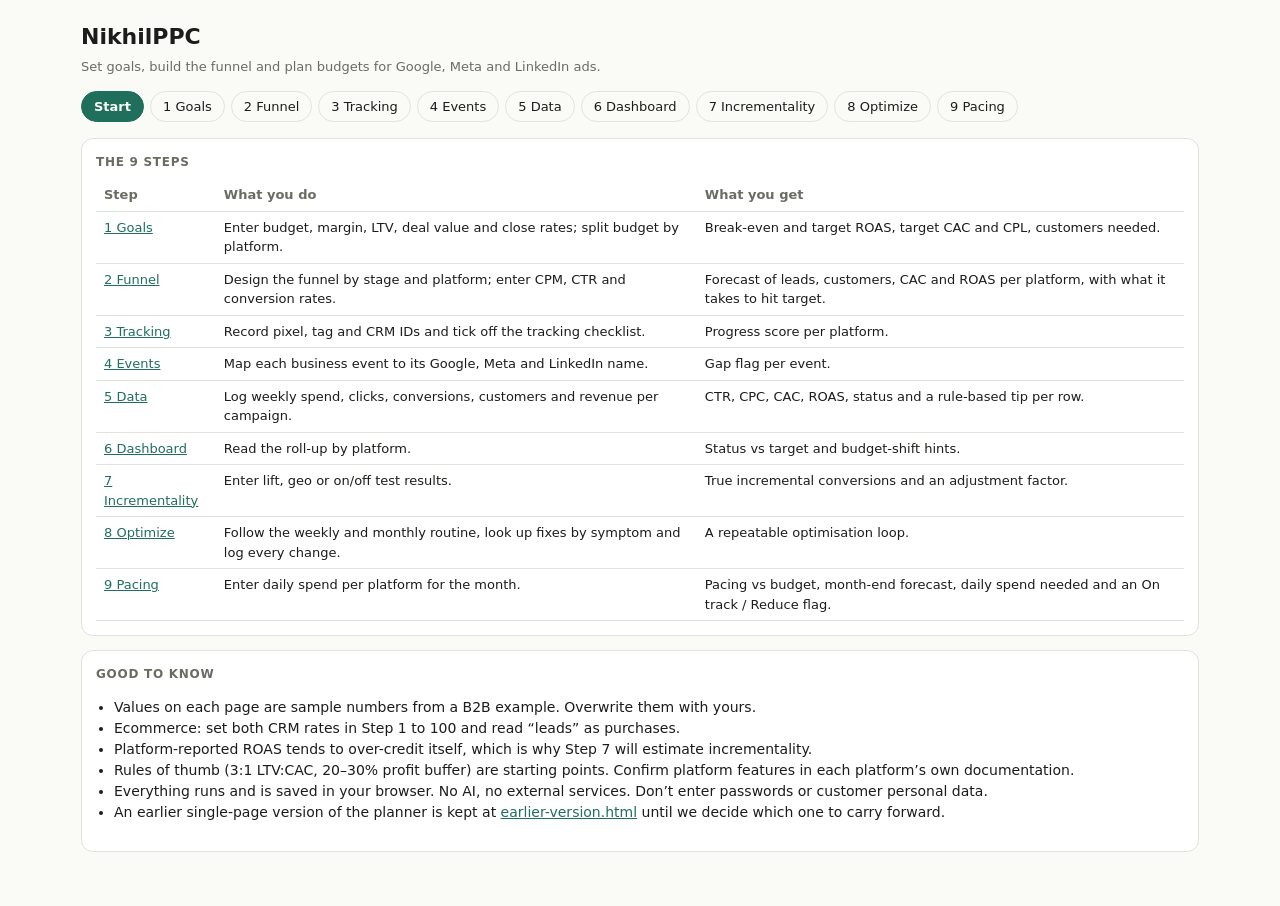
<file: index.html>
<!doctype html>
<html lang="en"><head><meta charset="utf-8"><meta name="viewport" content="width=device-width, initial-scale=1, viewport-fit=cover">
<title>NikhilPPC | Performance marketing planner</title>
<meta name="description" content="Set goals, build the funnel and plan budgets for Google, Meta and LinkedIn ads. Rule-based, runs in your browser.">
<link rel="icon" href="data:image/svg+xml,<svg xmlns=%22http://www.w3.org/2000/svg%22 viewBox=%220 0 100 100%22><text y=%22.9em%22 font-size=%2290%22>🎯</text></svg>">
<link rel="stylesheet" href="css/style.css"></head><body><div class="w"><div id="top"></div>
<div class="card" style="margin-top:16px"><h3>The 9 steps</h3><div class="sc"><table class="t l"><tr><th>Step</th><th>What you do</th><th>What you get</th></tr>
<tr><td><a href="goals.html" style="color:var(--acc)">1 Goals</a></td><td>Enter budget, margin, LTV, deal value and close rates; split budget by platform.</td><td>Break-even and target ROAS, target CAC and CPL, customers needed.</td></tr>
<tr><td><a href="funnel.html" style="color:var(--acc)">2 Funnel</a></td><td>Design the funnel by stage and platform; enter CPM, CTR and conversion rates.</td><td>Forecast of leads, customers, CAC and ROAS per platform, with what it takes to hit target.</td></tr>
<tr><td><a href="tracking.html" style="color:var(--acc)">3 Tracking</a></td><td>Record pixel, tag and CRM IDs and tick off the tracking checklist.</td><td>Progress score per platform.</td></tr>
<tr><td><a href="events.html" style="color:var(--acc)">4 Events</a></td><td>Map each business event to its Google, Meta and LinkedIn name.</td><td>Gap flag per event.</td></tr>
<tr><td><a href="campaign.html" style="color:var(--acc)">5 Data</a></td><td>Log weekly spend, clicks, conversions, customers and revenue per campaign.</td><td>CTR, CPC, CAC, ROAS, status and a rule-based tip per row.</td></tr>
<tr><td><a href="dashboard.html" style="color:var(--acc)">6 Dashboard</a></td><td>Read the roll-up by platform.</td><td>Status vs target and budget-shift hints.</td></tr>
<tr><td><a href="incrementality.html" style="color:var(--acc)">7 Incrementality</a></td><td>Enter lift, geo or on/off test results.</td><td>True incremental conversions and an adjustment factor.</td></tr>
<tr><td><a href="optimize.html" style="color:var(--acc)">8 Optimize</a></td><td>Follow the weekly and monthly routine, look up fixes by symptom and log every change.</td><td>A repeatable optimisation loop.</td></tr>
<tr><td><a href="pacing.html" style="color:var(--acc)">9 Pacing</a></td><td>Enter daily spend per platform for the month.</td><td>Pacing vs budget, month-end forecast, daily spend needed and an On track / Reduce flag.</td></tr></table></div></div>
<div class="card"><h3>Good to know</h3><ul style="font-size:14px;color:var(--fg);padding-left:18px;list-style:disc">
<li>Values on each page are sample numbers from a B2B example. Overwrite them with yours.</li>
<li>Ecommerce: set both CRM rates in Step 1 to 100 and read “leads” as purchases.</li>
<li>Platform-reported ROAS tends to over-credit itself, which is why Step 7 will estimate incrementality.</li>
<li>Rules of thumb (3:1 LTV:CAC, 20–30% profit buffer) are starting points. Confirm platform features in each platform’s own documentation.</li>
<li>Everything runs and is saved in your browser. No AI, no external services. Don’t enter passwords or customer personal data.</li>
<li>An earlier single-page version of the planner is kept at <a href="earlier-version.html" style="color:var(--acc)">earlier-version.html</a> until we decide which one to carry forward.</li></ul></div></div>
<script src="js/ui.js"></script><script>chrome('index.html','Set goals, build the funnel and plan budgets for Google, Meta and LinkedIn ads.')</script></body></html>
</file>
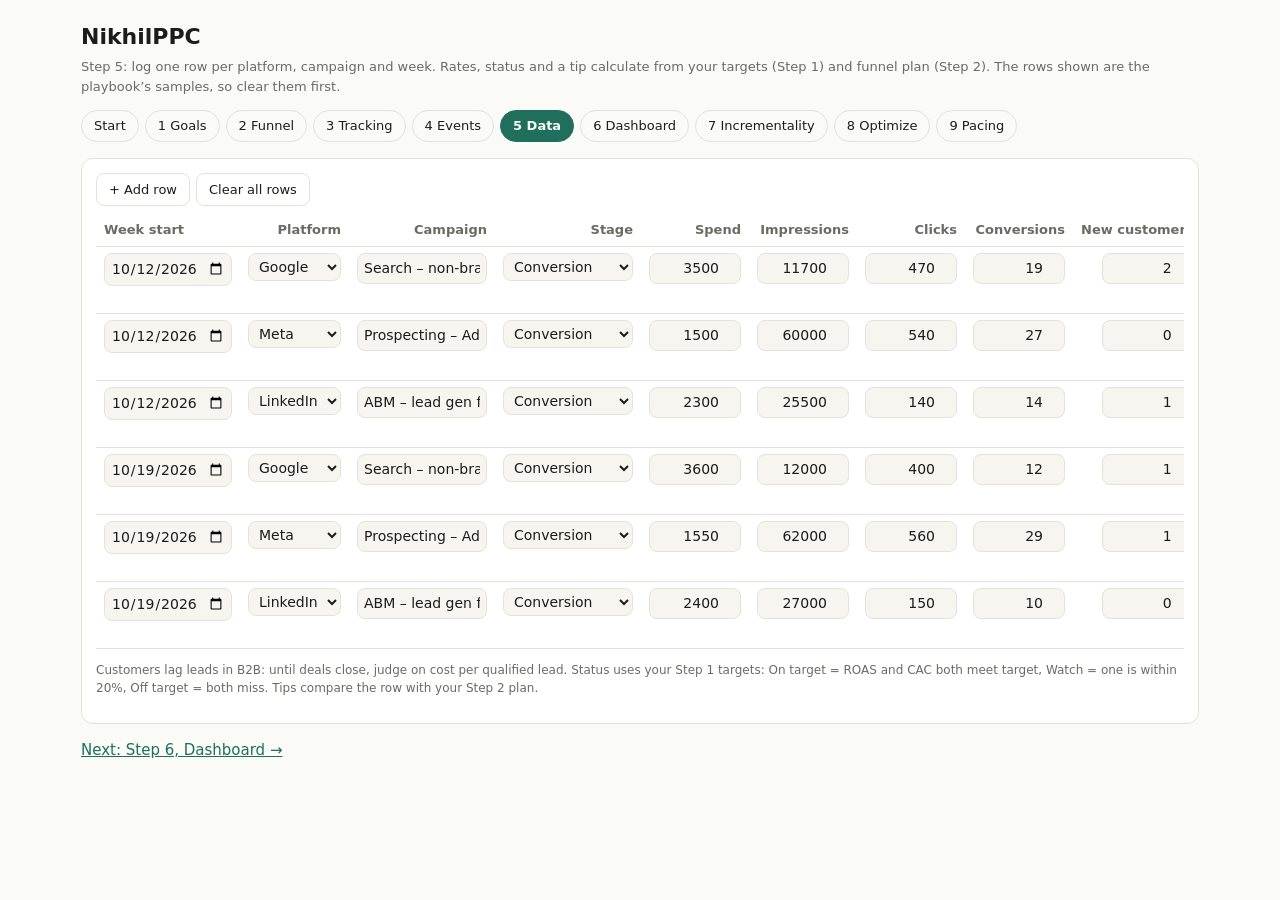
<file: campaign.html>
<!doctype html>
<html lang="en"><head><meta charset="utf-8"><meta name="viewport" content="width=device-width, initial-scale=1, viewport-fit=cover">
<title>NikhilPPC | Step 5: Campaign data</title><link rel="icon" href="data:image/svg+xml,<svg xmlns=%22http://www.w3.org/2000/svg%22 viewBox=%220 0 100 100%22><text y=%22.9em%22 font-size=%2290%22>🎯</text></svg>">
<link rel="stylesheet" href="css/style.css"></head><body><div class="w"><div id="top"></div><main id="main" style="margin-top:16px"></main></div>
<script src="js/calc.js"></script><script src="js/ui.js"></script><script src="js/campaign-data.js"></script><script src="js/campaign.js"></script></body></html>
</file>
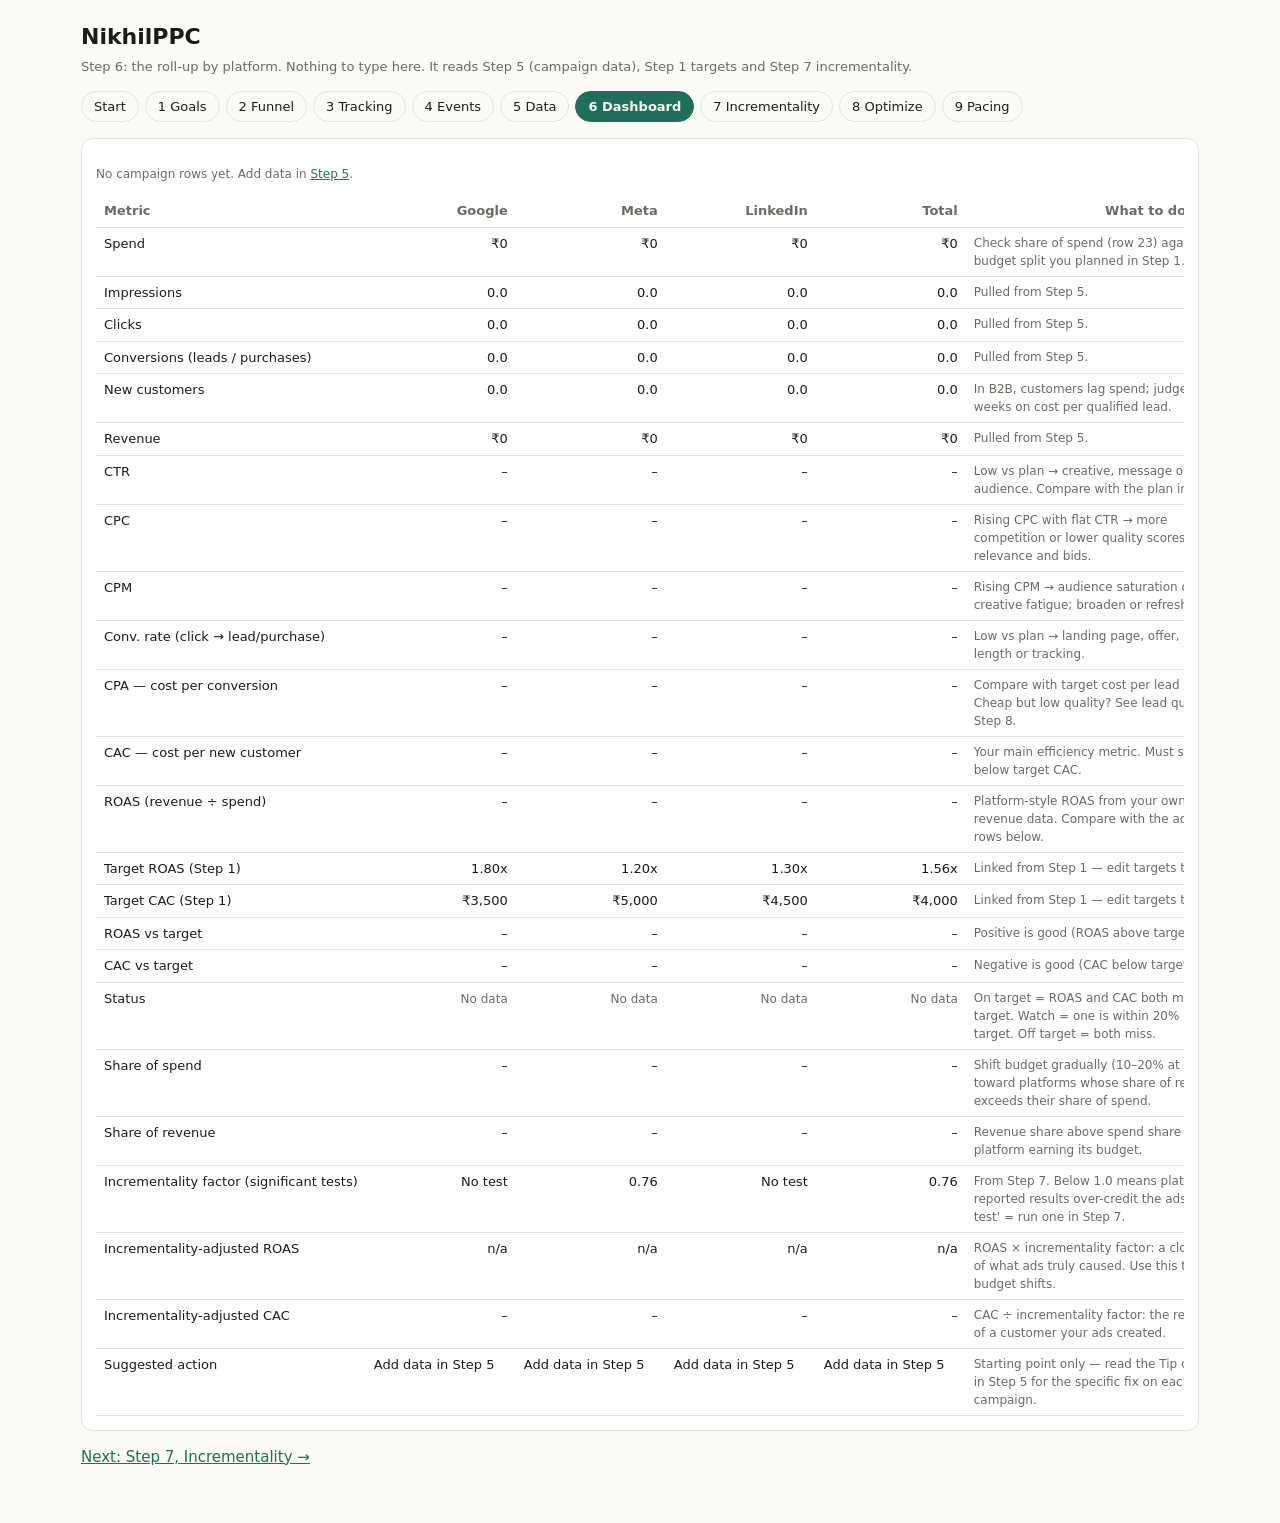
<file: dashboard.html>
<!doctype html>
<html lang="en"><head><meta charset="utf-8"><meta name="viewport" content="width=device-width, initial-scale=1, viewport-fit=cover">
<title>NikhilPPC | Step 6: Dashboard</title><link rel="icon" href="data:image/svg+xml,<svg xmlns=%22http://www.w3.org/2000/svg%22 viewBox=%220 0 100 100%22><text y=%22.9em%22 font-size=%2290%22>🎯</text></svg>">
<link rel="stylesheet" href="css/style.css"></head><body><div class="w"><div id="top"></div><main id="main" style="margin-top:16px"></main></div>
<script src="js/calc.js"></script><script src="js/ui.js"></script><script src="js/dashboard-data.js"></script><script src="js/incr-data.js"></script><script src="js/dashboard.js"></script></body></html>
</file>
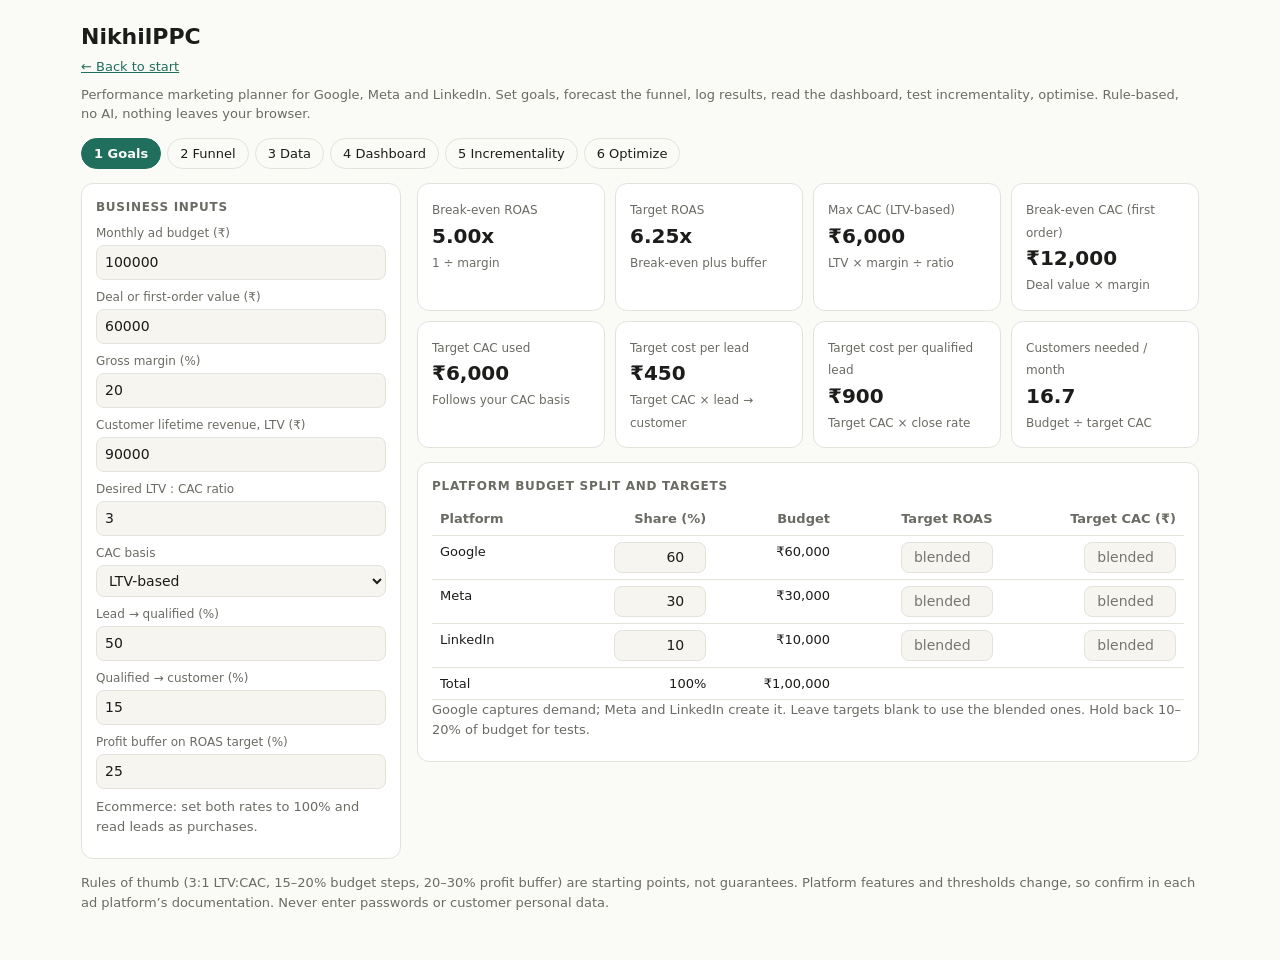
<file: earlier-version.html>
<!doctype html>
<html lang="en"><head><meta charset="utf-8">
<meta name="viewport" content="width=device-width, initial-scale=1, viewport-fit=cover">
<title>NikhilPPC | Performance marketing planner</title>
<meta name="description" content="Rule-based goals, funnel forecast, campaign tracking, incrementality and optimisation for Google, Meta and LinkedIn ads.">
<link rel="icon" href="data:image/svg+xml,<svg xmlns=%22http://www.w3.org/2000/svg%22 viewBox=%220 0 100 100%22><text y=%22.9em%22 font-size=%2290%22>🎯</text></svg>">
<link rel="stylesheet" href="css/style.css">
</head><body><div class="w">
<h1>NikhilPPC</h1>
<p class="n"><a href="index.html" style="color:var(--acc)">← Back to start</a></p>
<p class="sub">Performance marketing planner for Google, Meta and LinkedIn. Set goals, forecast the funnel, log results, read the dashboard, test incrementality, optimise. Rule-based, no AI, nothing leaves your browser.</p>
<nav id="nav"></nav><main id="v"></main>
<p class="n">Rules of thumb (3:1 LTV:CAC, 15–20% budget steps, 20–30% profit buffer) are starting points, not guarantees. Platform features and thresholds change, so confirm in each ad platform’s documentation. Never enter passwords or customer personal data.</p>
</div>
<script src="js/data.js"></script><script src="js/v2.js"></script>
</body></html>
</file>
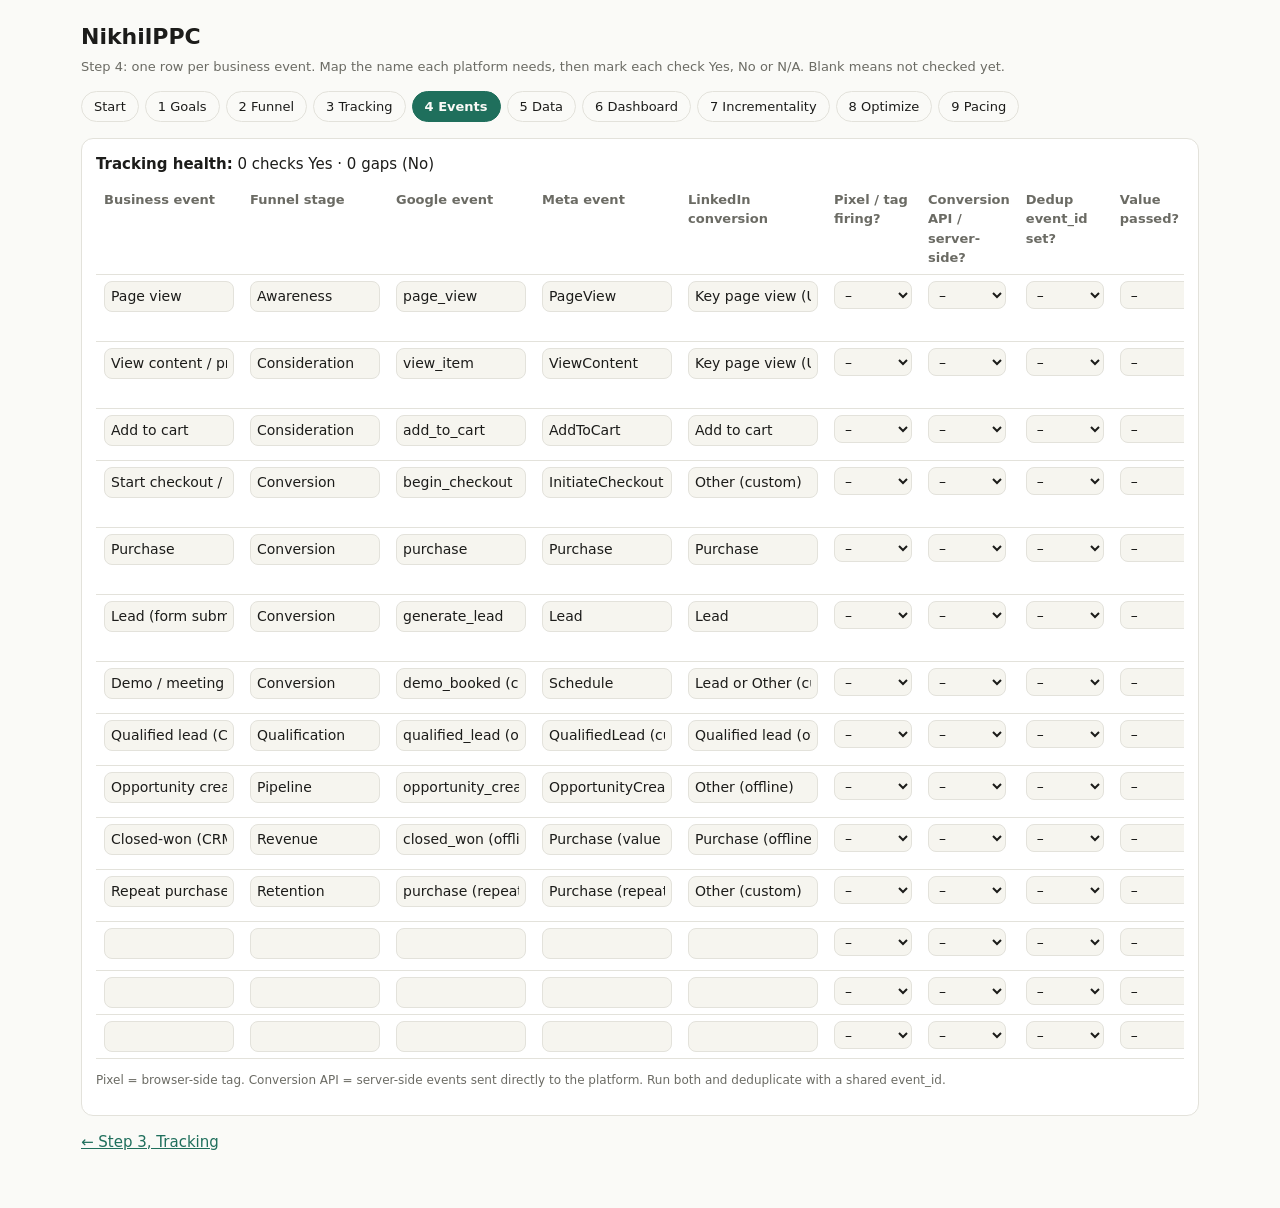
<file: events.html>
<!doctype html>
<html lang="en"><head><meta charset="utf-8"><meta name="viewport" content="width=device-width, initial-scale=1, viewport-fit=cover">
<title>NikhilPPC | Step 4: Event map</title><link rel="icon" href="data:image/svg+xml,<svg xmlns=%22http://www.w3.org/2000/svg%22 viewBox=%220 0 100 100%22><text y=%22.9em%22 font-size=%2290%22>🎯</text></svg>">
<link rel="stylesheet" href="css/style.css"></head><body><div class="w"><div id="top"></div><main id="main" style="margin-top:16px"></main></div>
<script src="js/calc.js"></script><script src="js/ui.js"></script><script src="js/events-data.js"></script><script src="js/events.js"></script></body></html>
</file>
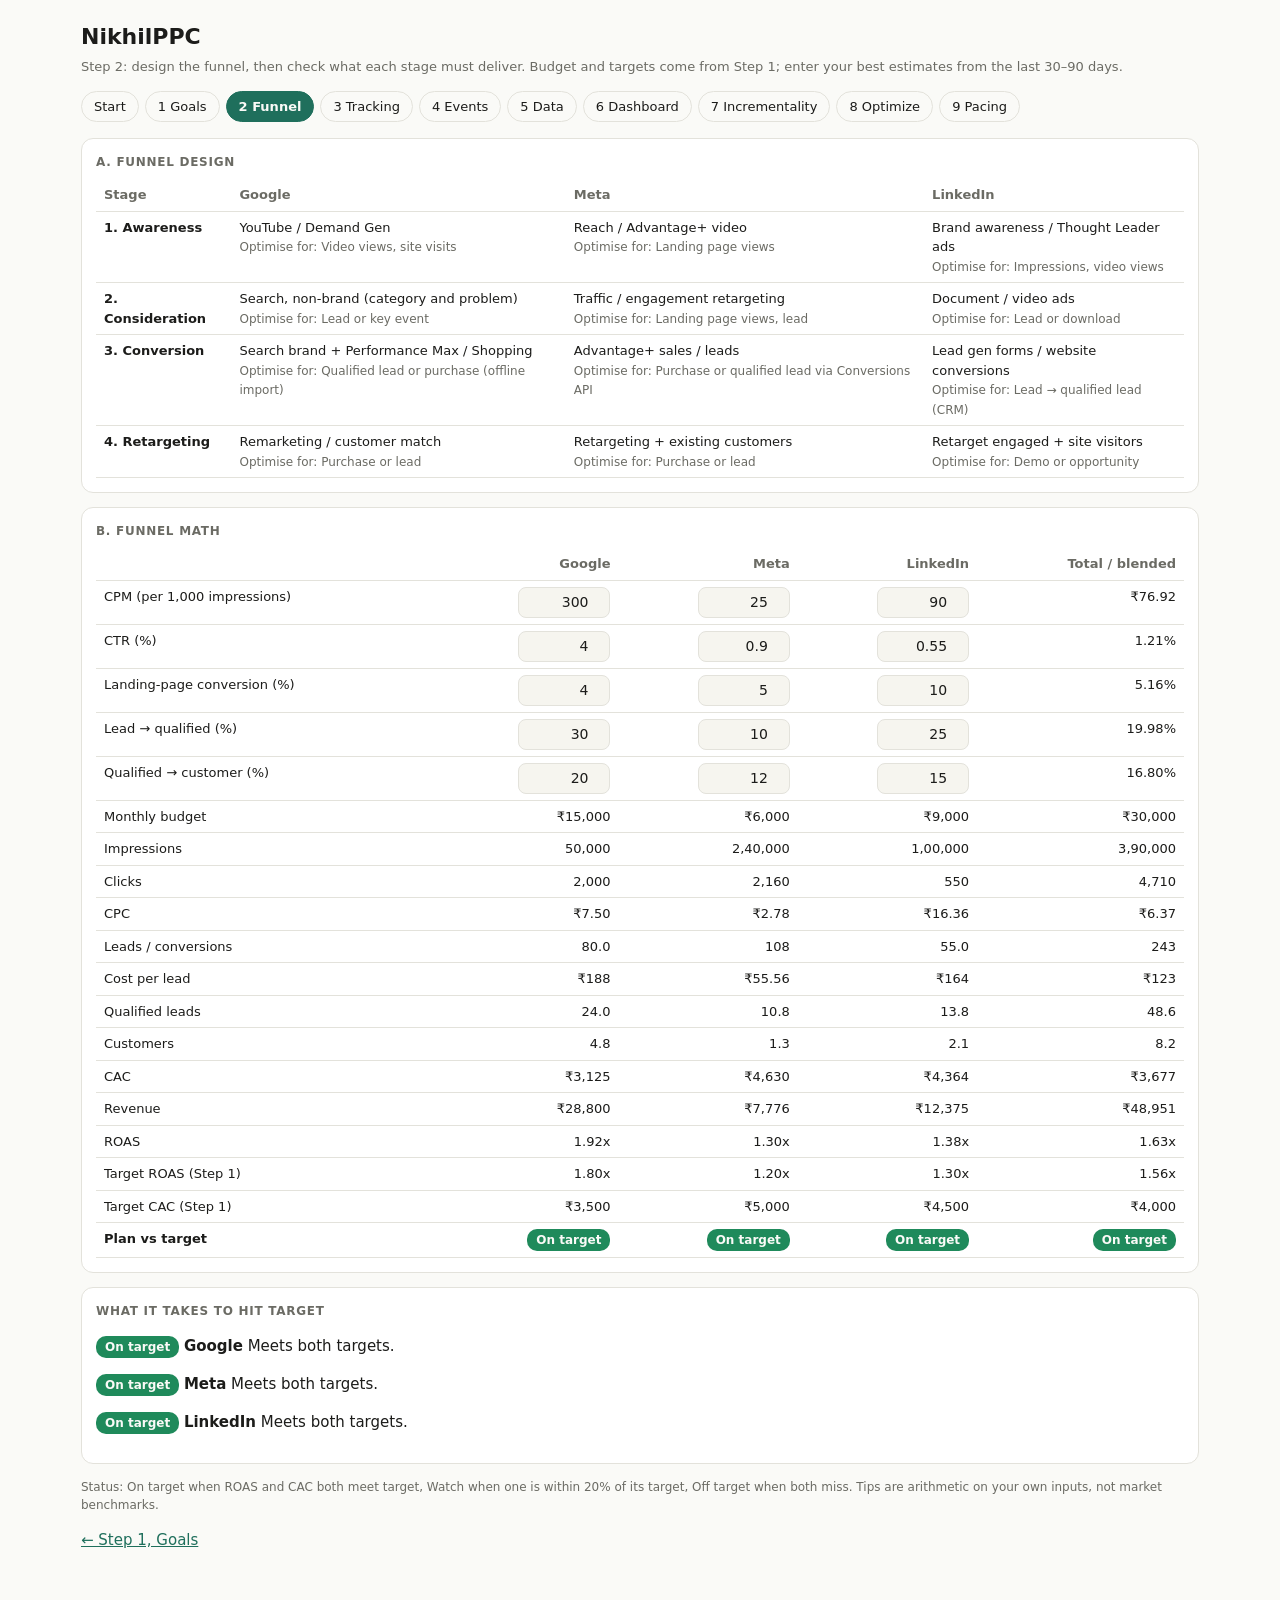
<file: funnel.html>
<!doctype html>
<html lang="en"><head><meta charset="utf-8"><meta name="viewport" content="width=device-width, initial-scale=1, viewport-fit=cover">
<title>NikhilPPC | Step 2: Funnel</title><link rel="icon" href="data:image/svg+xml,<svg xmlns=%22http://www.w3.org/2000/svg%22 viewBox=%220 0 100 100%22><text y=%22.9em%22 font-size=%2290%22>🎯</text></svg>">
<link rel="stylesheet" href="css/style.css"></head><body><div class="w"><div id="top"></div><main id="main" style="margin-top:16px"></main></div>
<script src="js/calc.js"></script><script src="js/ui.js"></script><script src="js/funnel.js"></script></body></html>
</file>
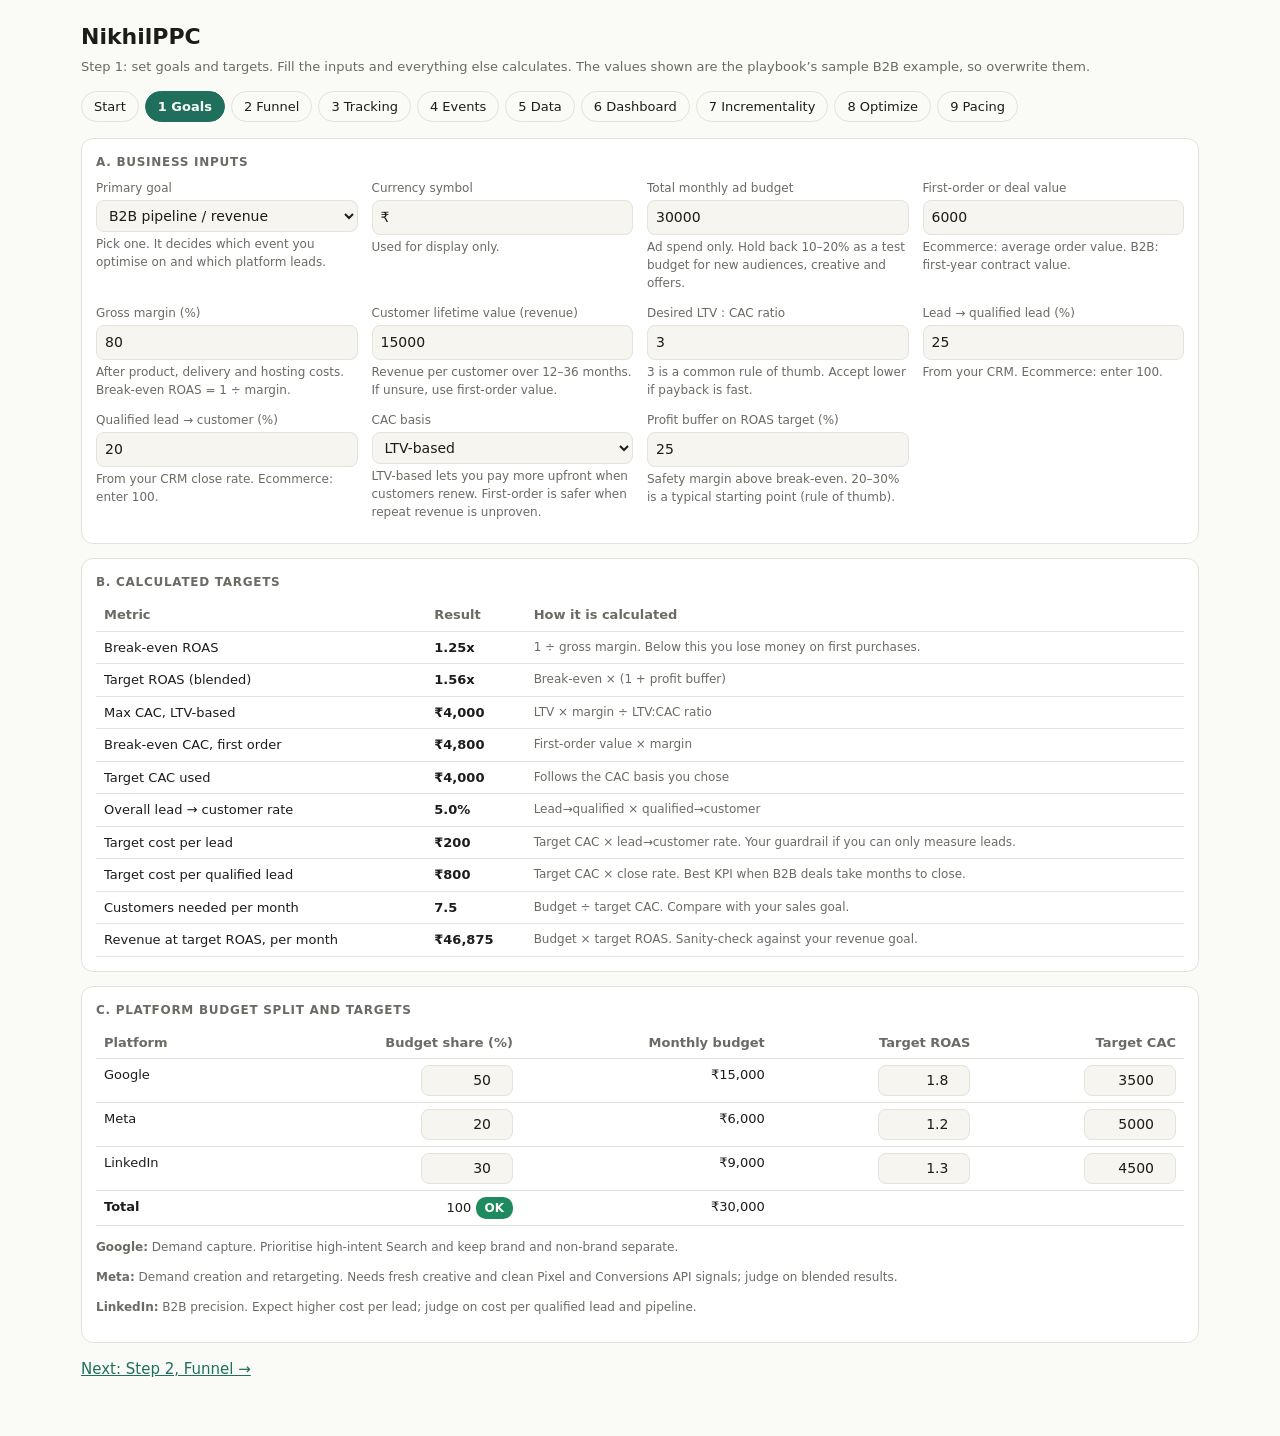
<file: goals.html>
<!doctype html>
<html lang="en"><head><meta charset="utf-8"><meta name="viewport" content="width=device-width, initial-scale=1, viewport-fit=cover">
<title>NikhilPPC | Step 1: Goals</title><link rel="icon" href="data:image/svg+xml,<svg xmlns=%22http://www.w3.org/2000/svg%22 viewBox=%220 0 100 100%22><text y=%22.9em%22 font-size=%2290%22>🎯</text></svg>">
<link rel="stylesheet" href="css/style.css"></head><body><div class="w"><div id="top"></div><main id="main" style="margin-top:16px"></main></div>
<script src="js/calc.js"></script><script src="js/ui.js"></script><script src="js/goals.js"></script></body></html>
</file>
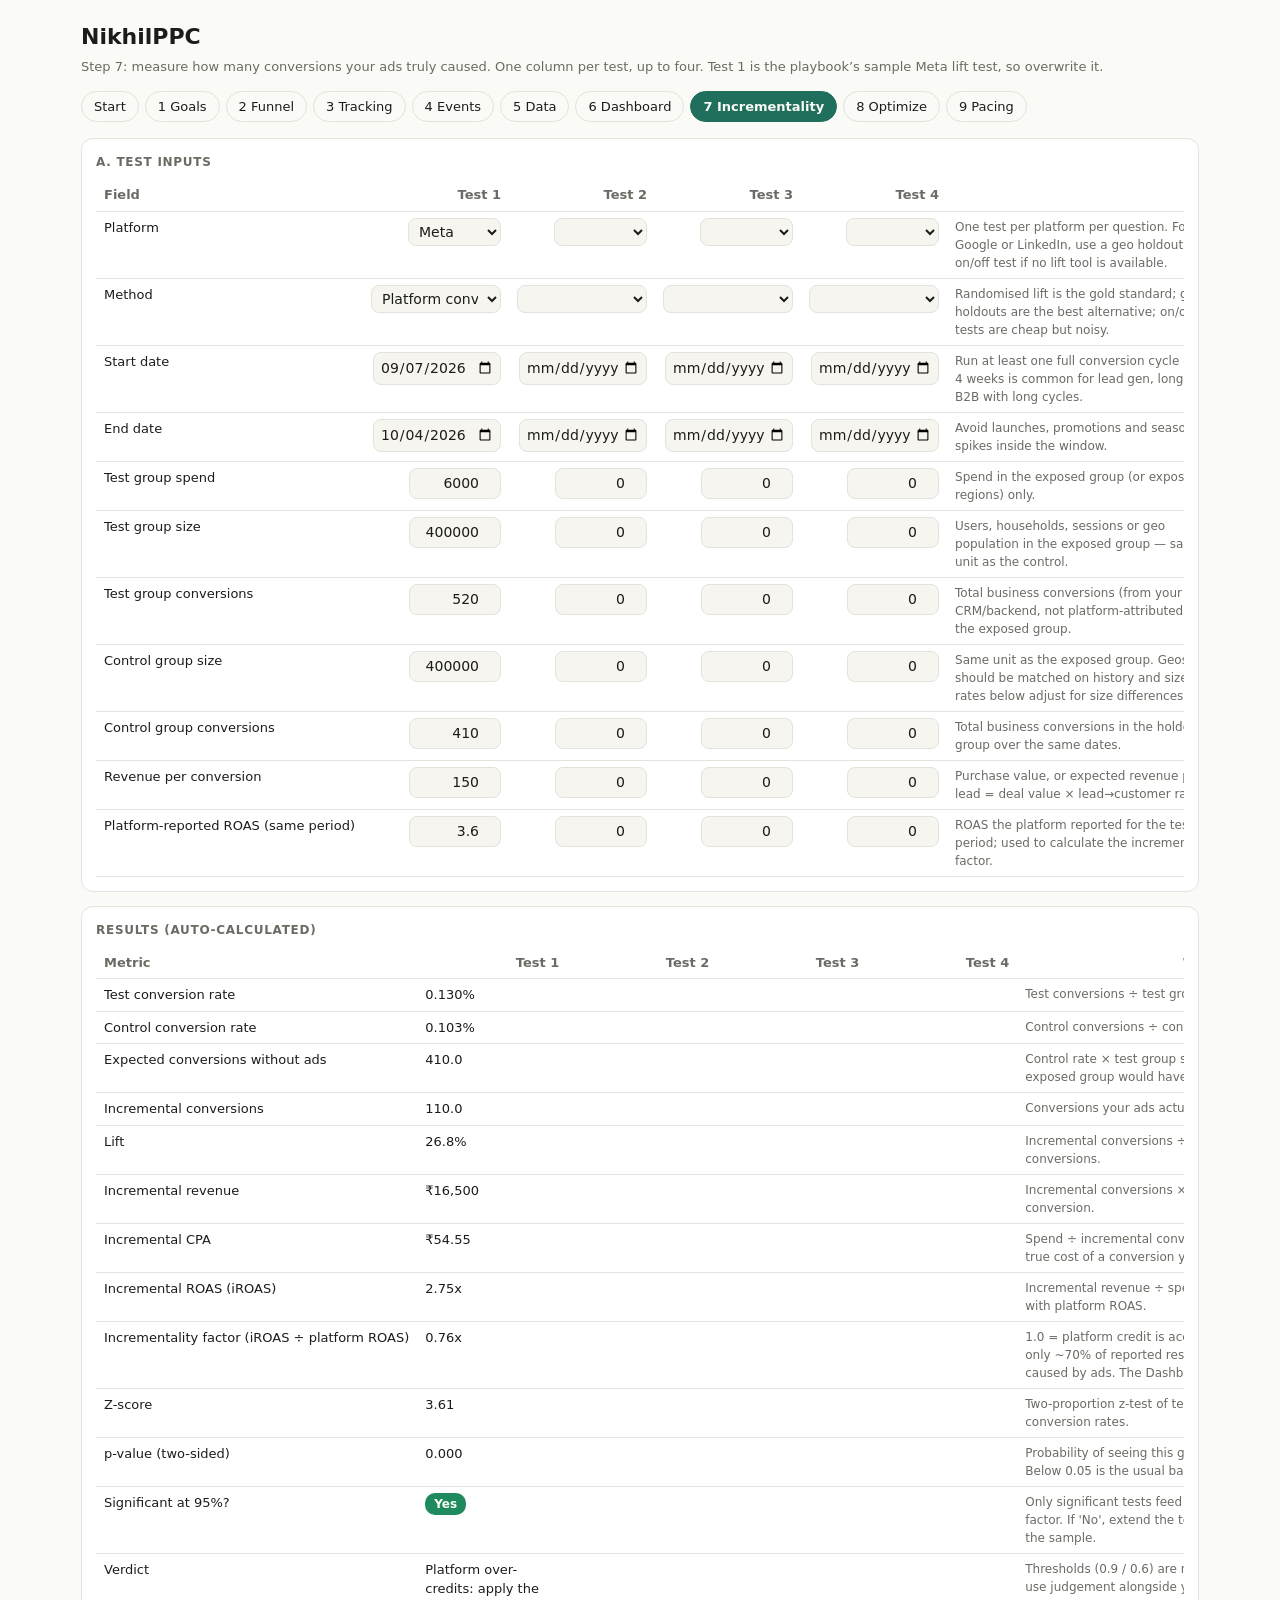
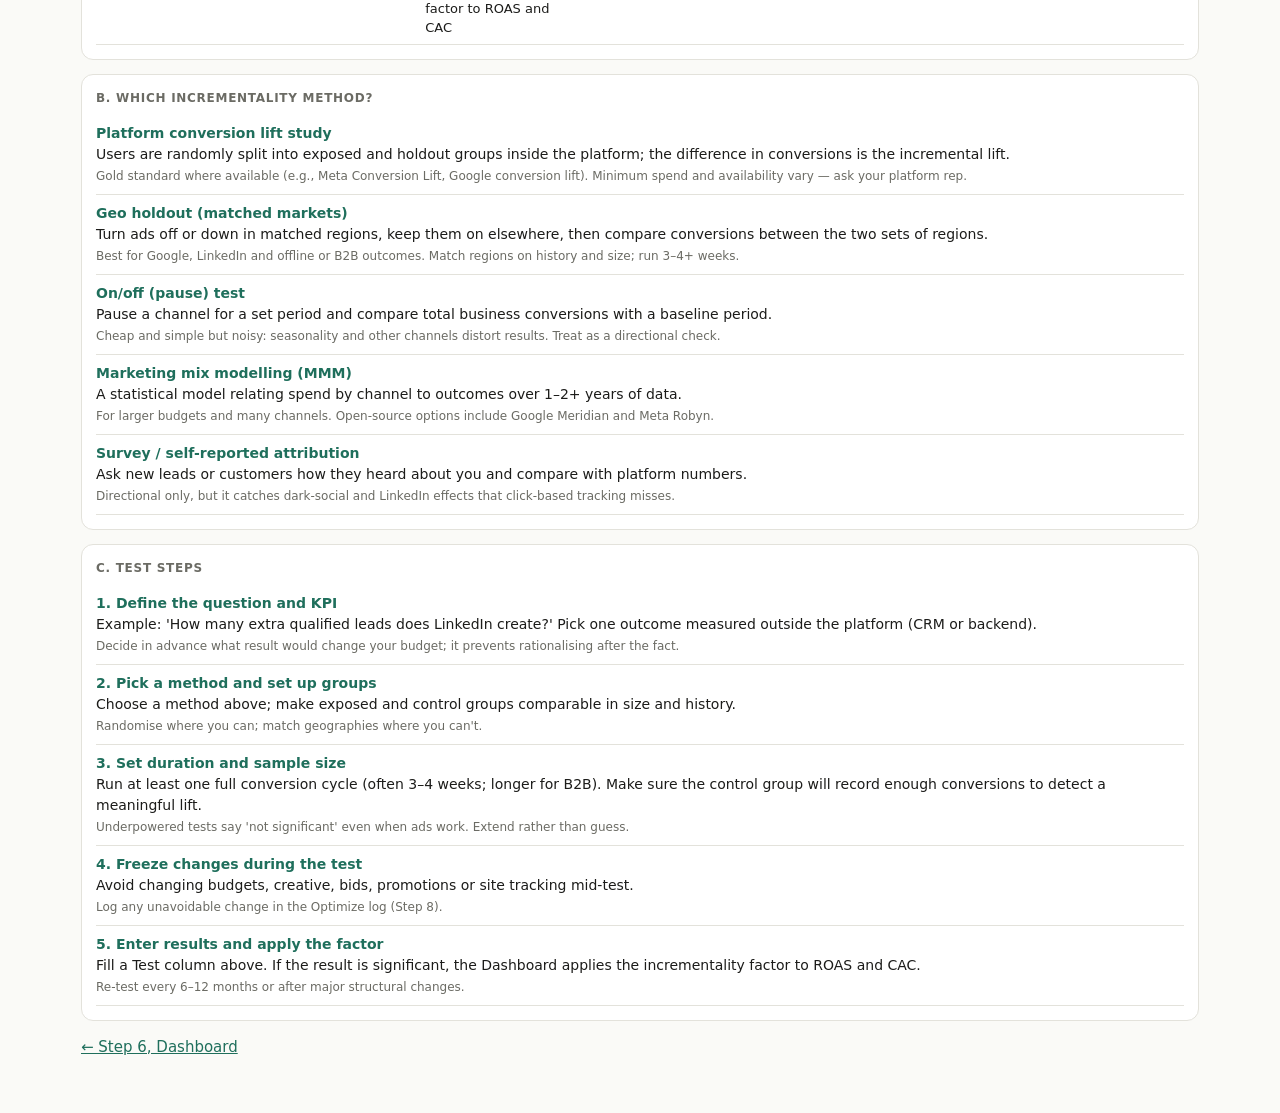
<file: incrementality.html>
<!doctype html>
<html lang="en"><head><meta charset="utf-8"><meta name="viewport" content="width=device-width, initial-scale=1, viewport-fit=cover">
<title>NikhilPPC | Step 7: Incrementality</title><link rel="icon" href="data:image/svg+xml,<svg xmlns=%22http://www.w3.org/2000/svg%22 viewBox=%220 0 100 100%22><text y=%22.9em%22 font-size=%2290%22>🎯</text></svg>">
<link rel="stylesheet" href="css/style.css"></head><body><div class="w"><div id="top"></div><main id="main" style="margin-top:16px"></main></div>
<script src="js/calc.js"></script><script src="js/ui.js"></script><script src="js/incr-data.js"></script><script src="js/incrementality.js"></script></body></html>
</file>
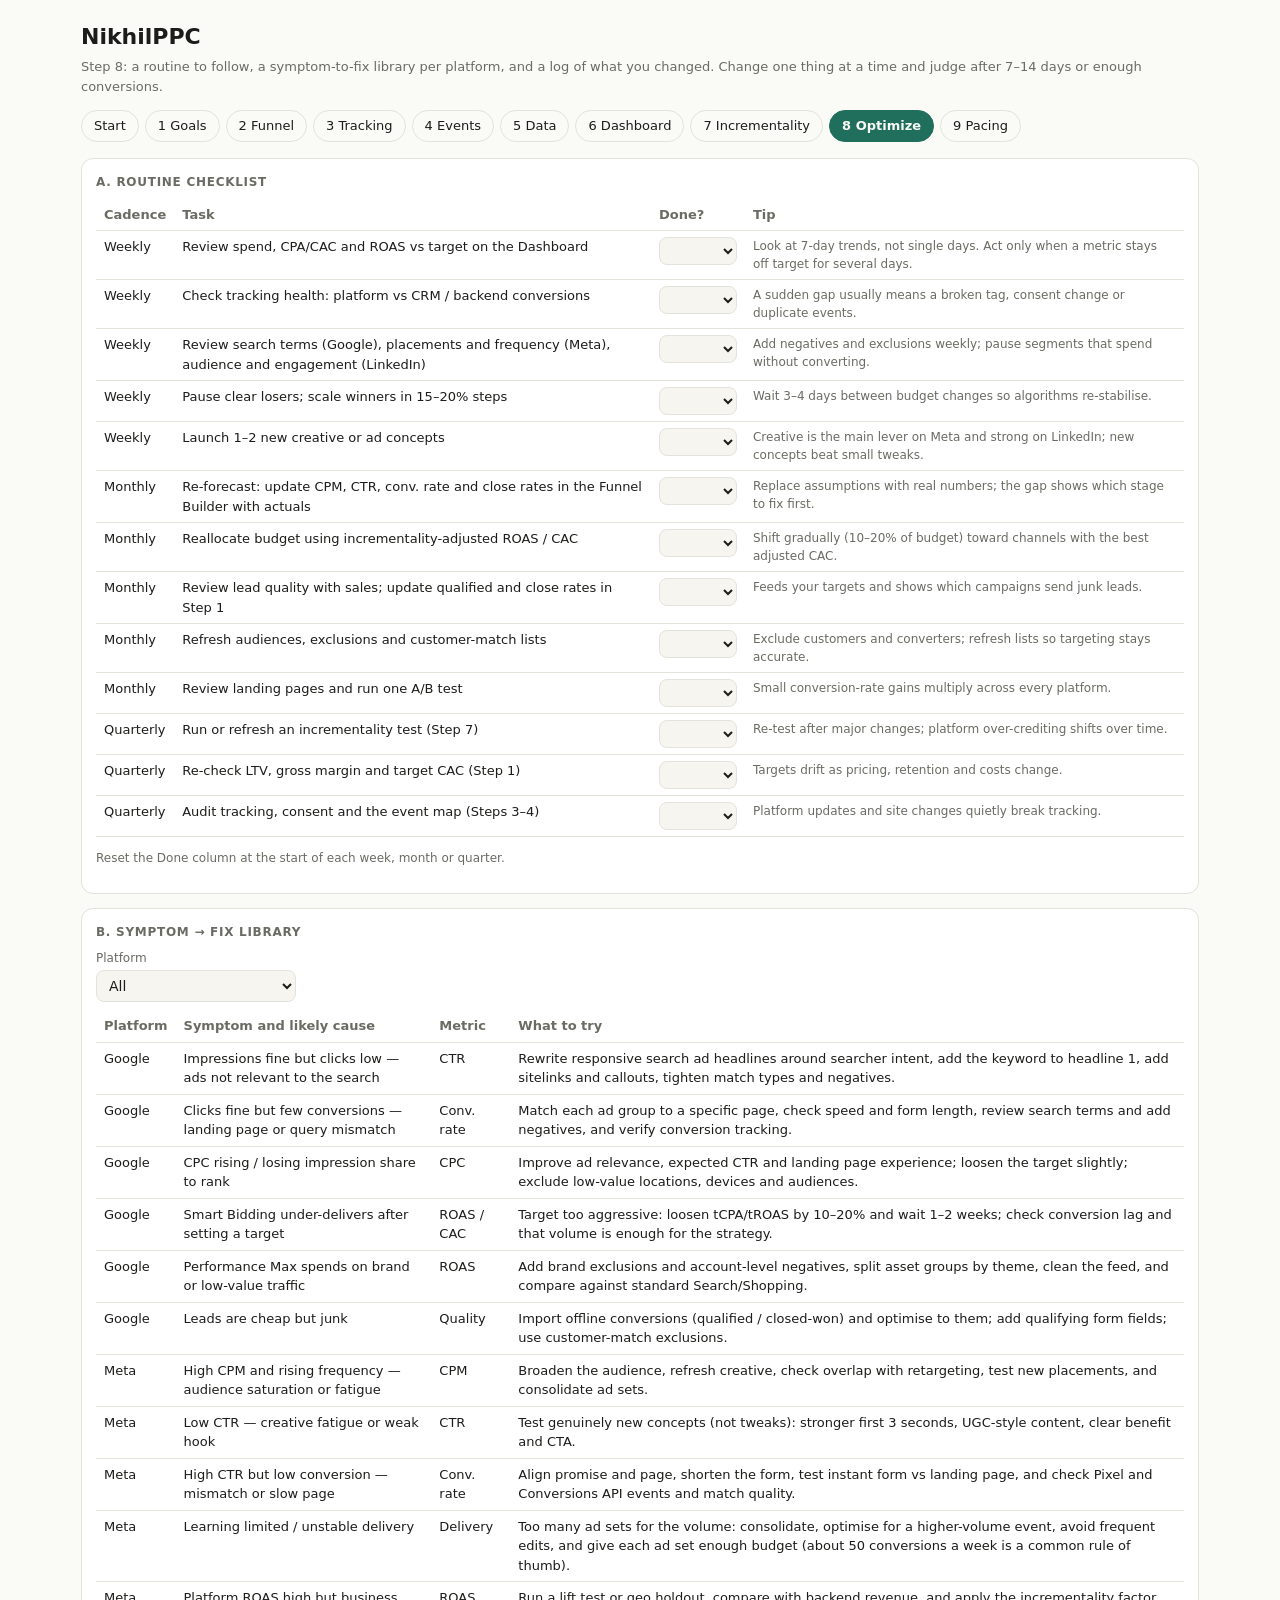
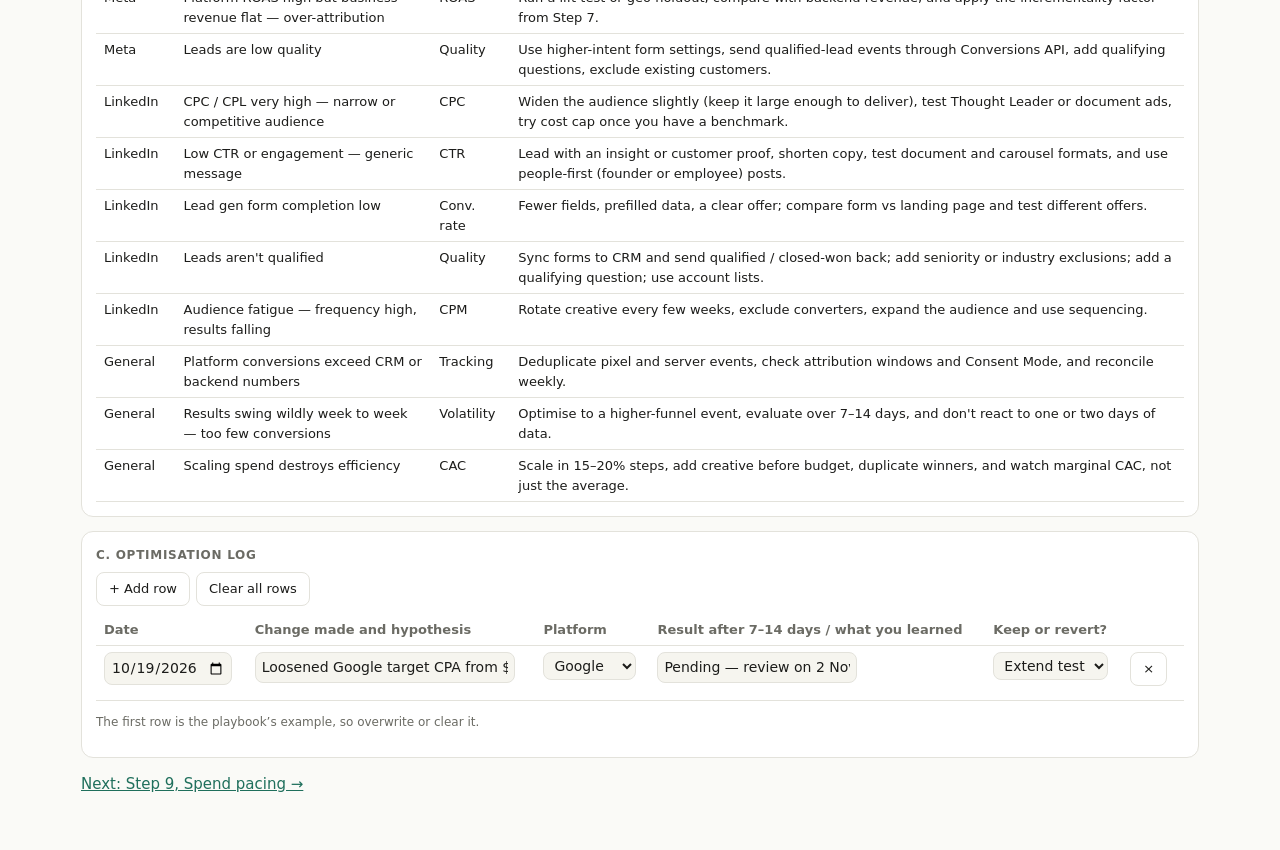
<file: optimize.html>
<!doctype html>
<html lang="en"><head><meta charset="utf-8"><meta name="viewport" content="width=device-width, initial-scale=1, viewport-fit=cover">
<title>NikhilPPC | Step 8: Optimize</title><link rel="icon" href="data:image/svg+xml,<svg xmlns=%22http://www.w3.org/2000/svg%22 viewBox=%220 0 100 100%22><text y=%22.9em%22 font-size=%2290%22>🎯</text></svg>">
<link rel="stylesheet" href="css/style.css"></head><body><div class="w"><div id="top"></div><main id="main" style="margin-top:16px"></main></div>
<script src="js/calc.js"></script><script src="js/ui.js"></script><script src="js/optimize-data.js"></script><script src="js/optimize.js"></script></body></html>
</file>
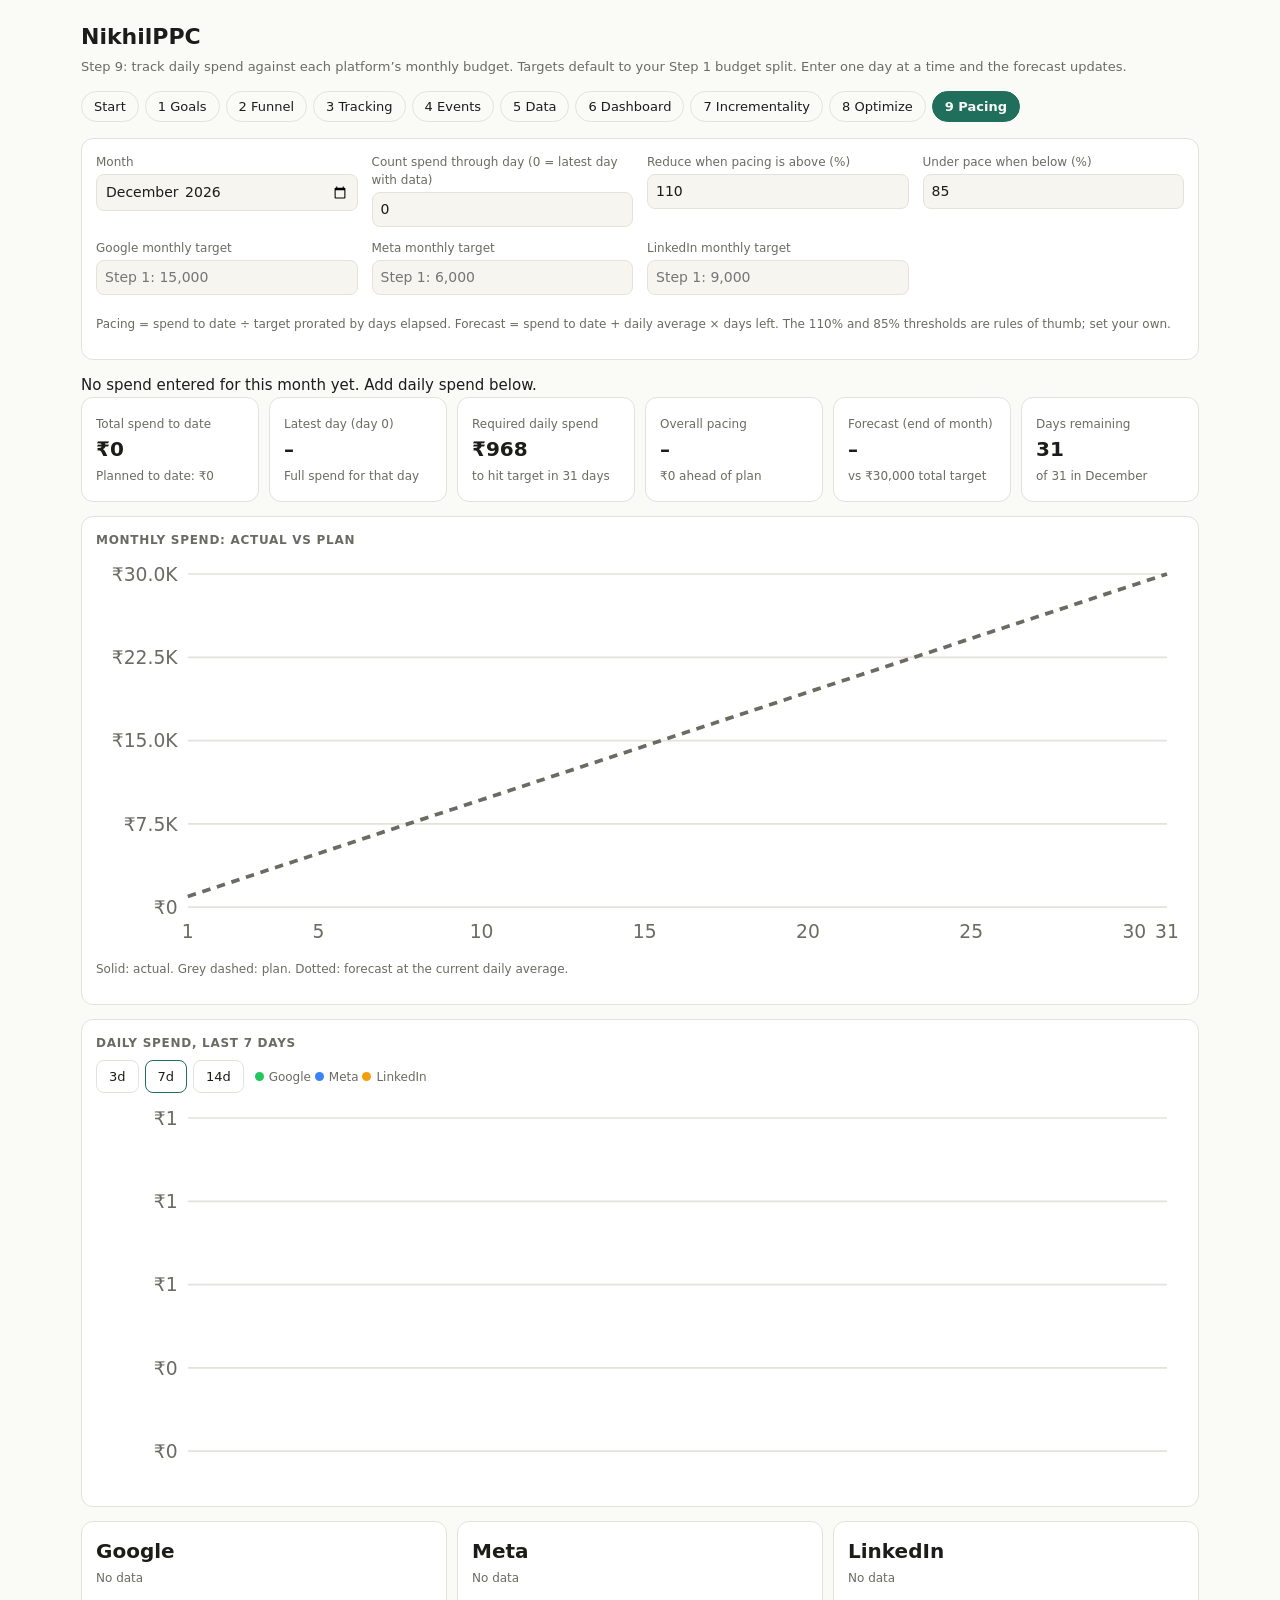
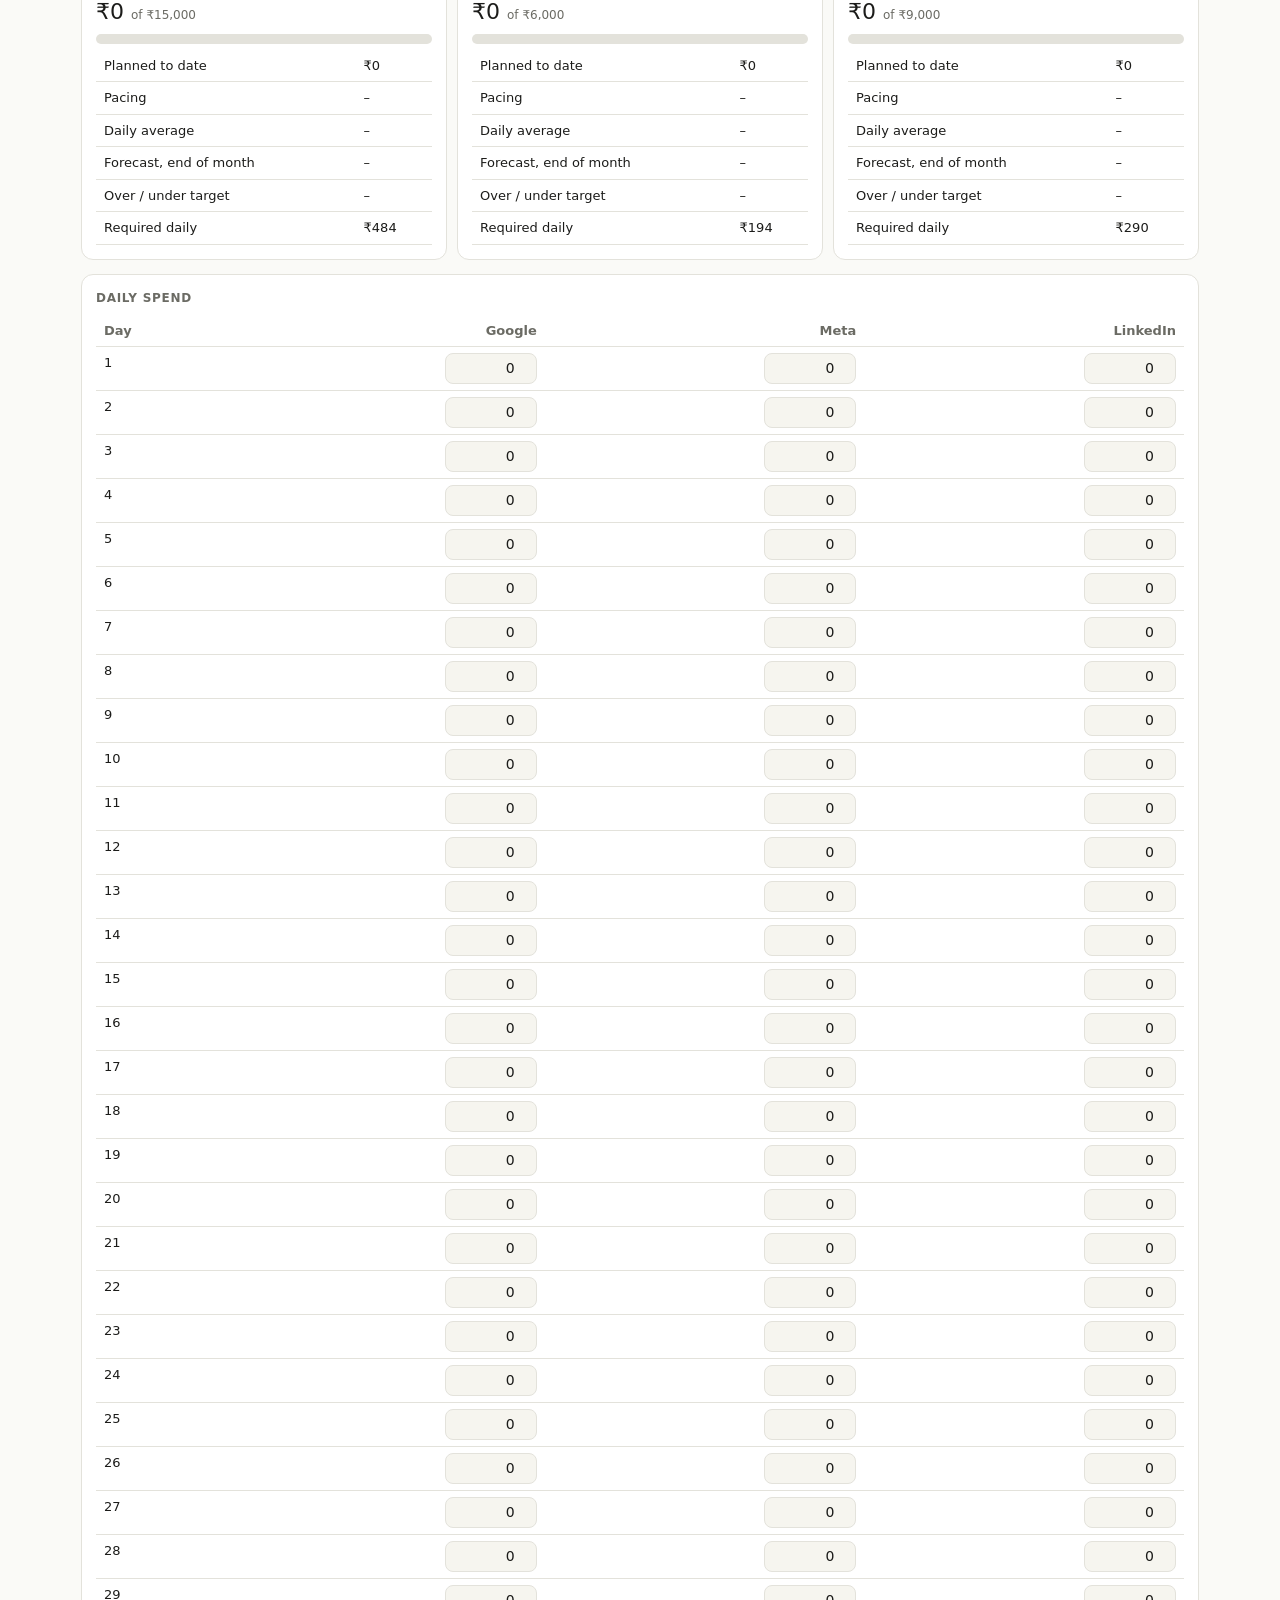
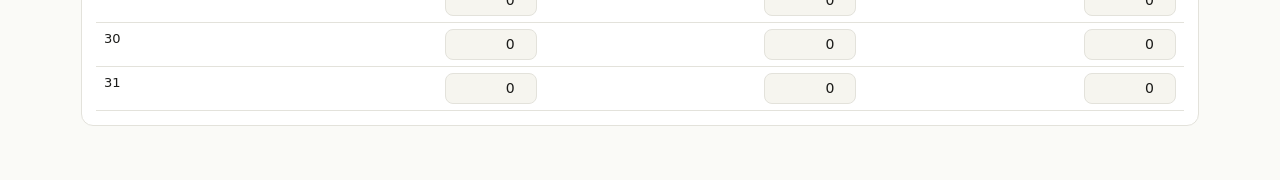
<file: pacing.html>
<!doctype html>
<html lang="en"><head><meta charset="utf-8"><meta name="viewport" content="width=device-width, initial-scale=1, viewport-fit=cover">
<title>NikhilPPC | Step 9: Spend pacing</title><link rel="icon" href="data:image/svg+xml,<svg xmlns=%22http://www.w3.org/2000/svg%22 viewBox=%220 0 100 100%22><text y=%22.9em%22 font-size=%2290%22>🎯</text></svg>">
<link rel="stylesheet" href="css/style.css"></head><body><div class="w"><div id="top"></div><main id="main" style="margin-top:16px"></main></div>
<script src="js/calc.js"></script><script src="js/ui.js"></script><script src="js/pacing.js"></script></body></html>
</file>
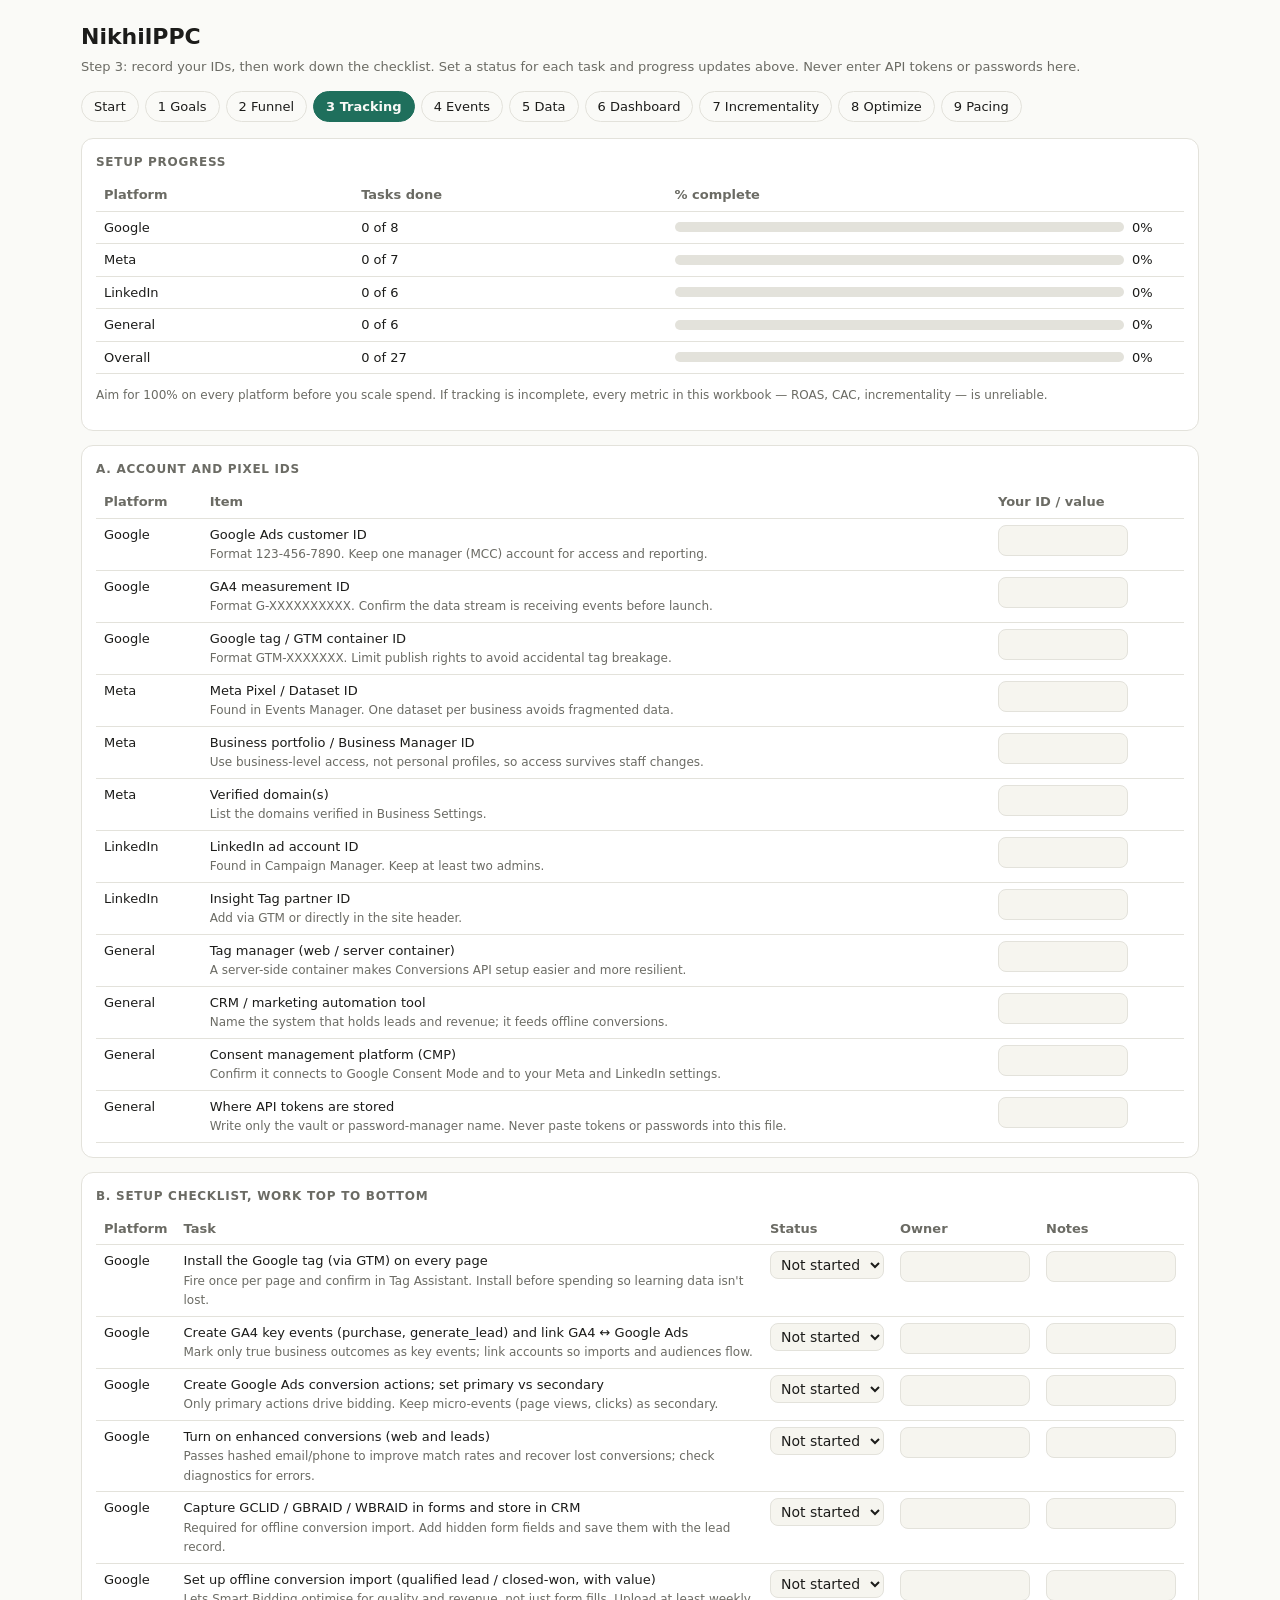
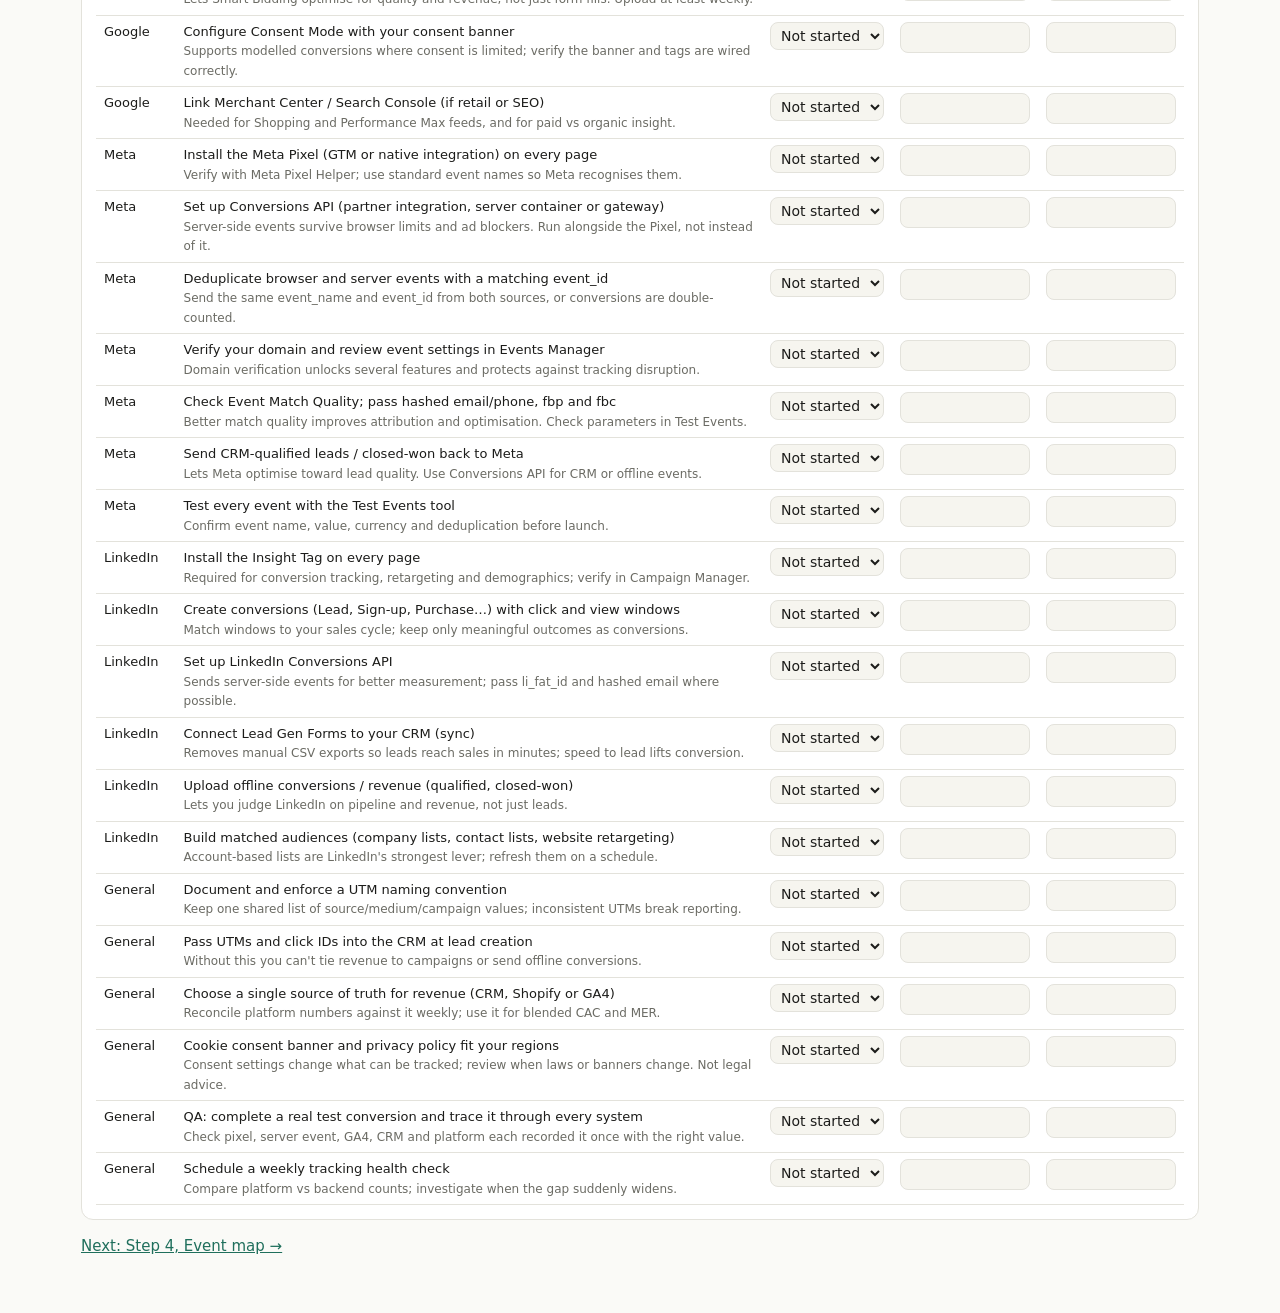
<file: tracking.html>
<!doctype html>
<html lang="en"><head><meta charset="utf-8"><meta name="viewport" content="width=device-width, initial-scale=1, viewport-fit=cover">
<title>NikhilPPC | Step 3: Tracking setup</title><link rel="icon" href="data:image/svg+xml,<svg xmlns=%22http://www.w3.org/2000/svg%22 viewBox=%220 0 100 100%22><text y=%22.9em%22 font-size=%2290%22>🎯</text></svg>">
<link rel="stylesheet" href="css/style.css"></head><body><div class="w"><div id="top"></div><main id="main" style="margin-top:16px"></main></div>
<script src="js/calc.js"></script><script src="js/ui.js"></script><script src="js/tracking-data.js"></script><script src="js/tracking.js"></script></body></html>
</file>
<file: css/style.css>
:root{--bg:#fafaf7;--fg:#1c1c1a;--mut:#6b6b64;--card:#fff;--bd:#e3e2db;--acc:#1f6f5c;--good:#1f8a5b;--bad:#c2410c;--mid:#a16207;--in:#f6f5ef;color-scheme:light;box-sizing:border-box;padding-top:env(safe-area-inset-top,0px);padding-bottom:env(safe-area-inset-bottom,0px)}
@media(prefers-color-scheme:dark){:root:not([data-theme="light"]){--bg:#151614;--fg:#ecebe6;--mut:#9a9a92;--card:#1e201d;--bd:#33352f;--acc:#4fc3a1;--good:#4ade80;--bad:#fb923c;--mid:#facc15;--in:#262822;color-scheme:dark}}
:root[data-theme="dark"]{--bg:#151614;--fg:#ecebe6;--mut:#9a9a92;--card:#1e201d;--bd:#33352f;--acc:#4fc3a1;--good:#4ade80;--bad:#fb923c;--mid:#facc15;--in:#262822;color-scheme:dark}
html{scroll-padding-top:env(safe-area-inset-top,0px)}
*{box-sizing:border-box}
body{margin:0;background:var(--bg);color:var(--fg);font:15px/1.5 system-ui,-apple-system,"Segoe UI",sans-serif}
.w{max-width:1150px;margin:0 auto;padding:20px 16px 40px}
h1{font-size:22px;margin:0 0 4px}h3{font-size:12px;letter-spacing:.06em;text-transform:uppercase;color:var(--mut);margin:0 0 8px}
.sub,.n{color:var(--mut);font-size:13px;margin:0 0 8px}
nav{display:flex;gap:6px;flex-wrap:wrap;margin:14px 0}nav a{padding:5px 12px;border:1px solid var(--bd);border-radius:20px;font-size:13px;color:var(--mut);text-decoration:none}nav a.on{background:var(--acc);border-color:var(--acc);color:var(--bg);font-weight:600}
.card{background:var(--card);border:1px solid var(--bd);border-radius:12px;padding:14px;margin-bottom:14px}
.grid{display:grid;grid-template-columns:minmax(250px,320px) 1fr;gap:16px}@media(max-width:800px){.grid{grid-template-columns:1fr}}
label{font-size:12px;color:var(--mut);display:flex;flex-direction:column;gap:3px;margin-bottom:8px}
input,select{width:100%;padding:6px 8px;border:1px solid var(--bd);border-radius:8px;background:var(--in);color:var(--fg);font:inherit;font-size:14px}
input[type=checkbox]{width:auto}.ck{flex-direction:row;align-items:flex-start;gap:8px;font-size:14px;color:var(--fg);margin-bottom:6px}
.k{display:grid;grid-template-columns:repeat(auto-fit,minmax(150px,1fr));gap:10px;margin-bottom:14px}.k .card{margin:0}.k b{display:block;font-size:20px}.k span{font-size:12px;color:var(--mut)}
.sc{overflow-x:auto}table.t{width:100%;border-collapse:collapse;font-size:13px}.t th,.t td{padding:5px 8px;border-bottom:1px solid var(--bd);text-align:right;white-space:nowrap}.t th{color:var(--mut);font-weight:600}.t th:first-child,.t td:first-child{text-align:left}.t td input,.t td select{min-width:78px;padding:4px 6px}.t td.tip{white-space:normal;min-width:280px;text-align:left;color:var(--mut)}
.c{padding:2px 8px;border-radius:10px;font-size:12px;font-weight:600;border:1px solid}.ok{color:var(--good)}.wa{color:var(--mid)}.bad{color:var(--bad)}.nc{color:var(--mut)}
.btn{padding:6px 12px;border:1px solid var(--bd);border-radius:8px;background:var(--card);color:var(--fg);font:inherit;font-size:13px;cursor:pointer;margin:0 6px 8px 0}
.fx{padding:8px 0;border-bottom:1px solid var(--bd);font-size:14px}.fx b{color:var(--acc)}.row2{display:grid;grid-template-columns:1fr 2fr;gap:8px}
nav a{padding:5px 12px;border:1px solid var(--bd);border-radius:20px;font-size:13px;color:var(--fg);text-decoration:none}
.t{width:100%;border-collapse:collapse;font-size:13px}.t th,.t td{padding:6px 8px;border-bottom:1px solid var(--bd);text-align:right;vertical-align:top}.t th{font-weight:600;color:var(--mut)}.t th:first-child,.t td:first-child,.t.l td,.t.l th{text-align:left}.t input{width:92px;text-align:right}
.sc{overflow-x:auto}.tip{font-size:12px;color:var(--mut);font-weight:400}
.st{display:inline-block;padding:2px 9px;border-radius:10px;font-size:12px;font-weight:600;color:var(--bg)}.st.ok{background:var(--good)}.st.wt{background:var(--mid)}.st.x{background:var(--bad)}
.t input[type=text]{width:130px;text-align:left}.t select{width:auto;max-width:130px}.t.l td{vertical-align:top}
.g{display:grid;grid-template-columns:repeat(auto-fit,minmax(220px,1fr));gap:4px 14px}
.bar{height:10px;border-radius:5px;background:var(--bd);overflow:hidden}.bar i{display:block;height:100%}.ch{display:grid;align-items:center}
nav span{padding:5px 12px;border:1px solid var(--bd);border-radius:20px;font-size:13px;color:var(--mut);opacity:.5}
.t.l td,.t.l th{white-space:normal}.t.l td input,.t.l td select{white-space:nowrap}
.t input[type=date]{width:128px;text-align:left}.t td.wr{white-space:normal;min-width:150px;text-align:left}
svg{width:100%;height:auto;display:block}svg text{fill:var(--mut);font-size:11px}.ax{stroke:var(--bd)}.dot{display:inline-block;width:9px;height:9px;border-radius:50%;margin-right:5px}
</file>
